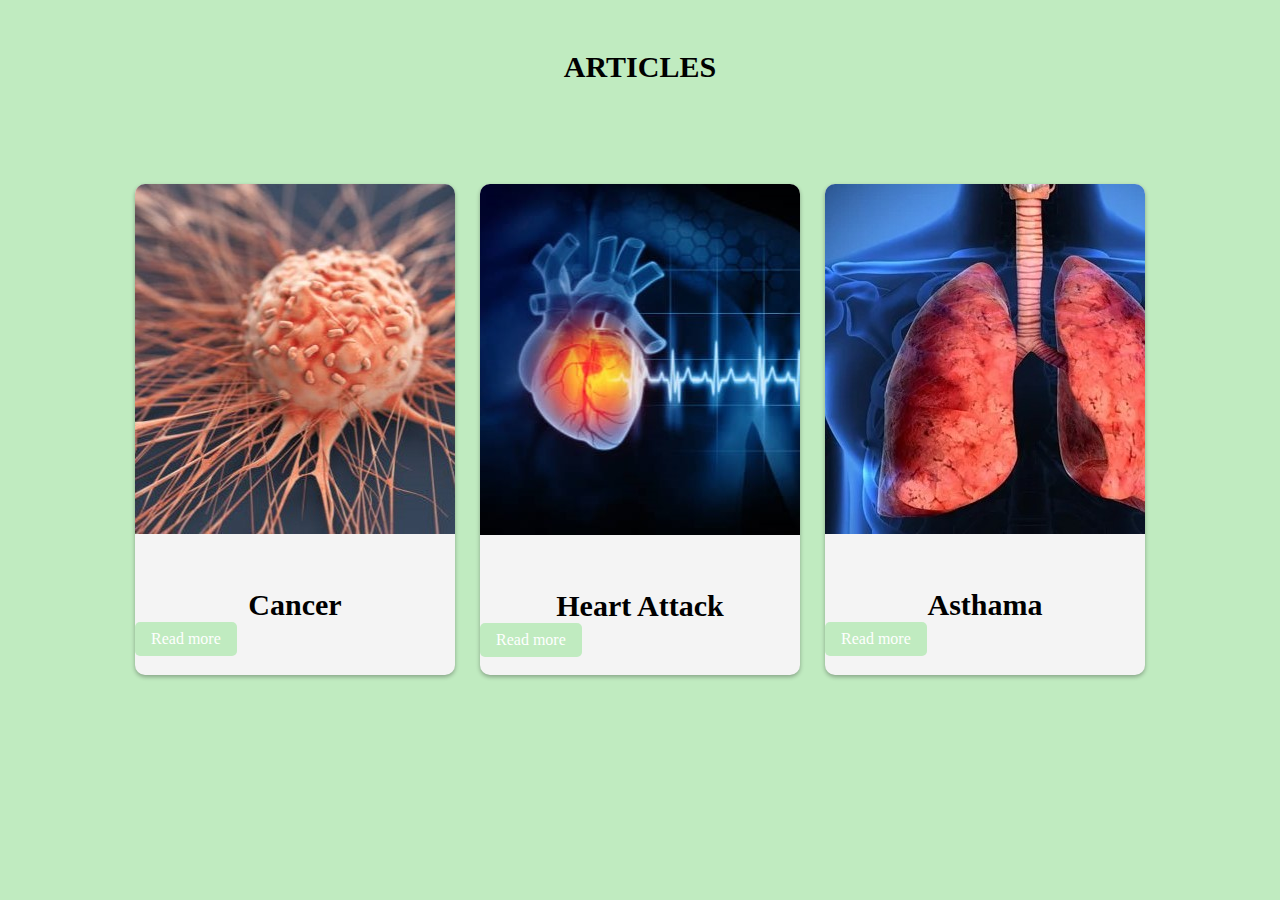
<file: article.html>
<!DOCTYPE html>
<html lang="en">
<head>
    <title>PDF information</title>
    <meta charset="UTF-8">
    <meta name="viewport" content="width=device-width, initial-scale=1.0">
    <link rel="stylesheet" href="article.css">
</head>
<body>
    <h1>ARTICLES</h1>
    <div class="card-container">
        <div class="card">
            <img src="one.jpg">
            <div class="card-content">
                <h1>Cancer</h1>
                <a href="https://www.dovepress.com/aesthetic-treatments-in-cancer-patients-peer-reviewed-fulltext-article-CCID" class="card-button">Read more</a>
                <br><br>
            </div>
        </div>

        <div class="card">
            <img src="two.jpg">
            <div class="card-content">
                <h1>Heart Attack</h1>
                <a href="https://www.medicalnewstoday.com/articles/151444" class="card-button">Read more</a>
                <br><br>
            </div>
        </div>

        <div class="card">
            <img src="three3.jpg">
            <div class="card-content">
                <h1>Asthama</h1>
                <a href="https://www.medicalnewstoday.com/articles/323523" class="card-button">Read more</a>
                <br><br>
            </div>
        </div>
    </div>
</body>
</html>
</file>
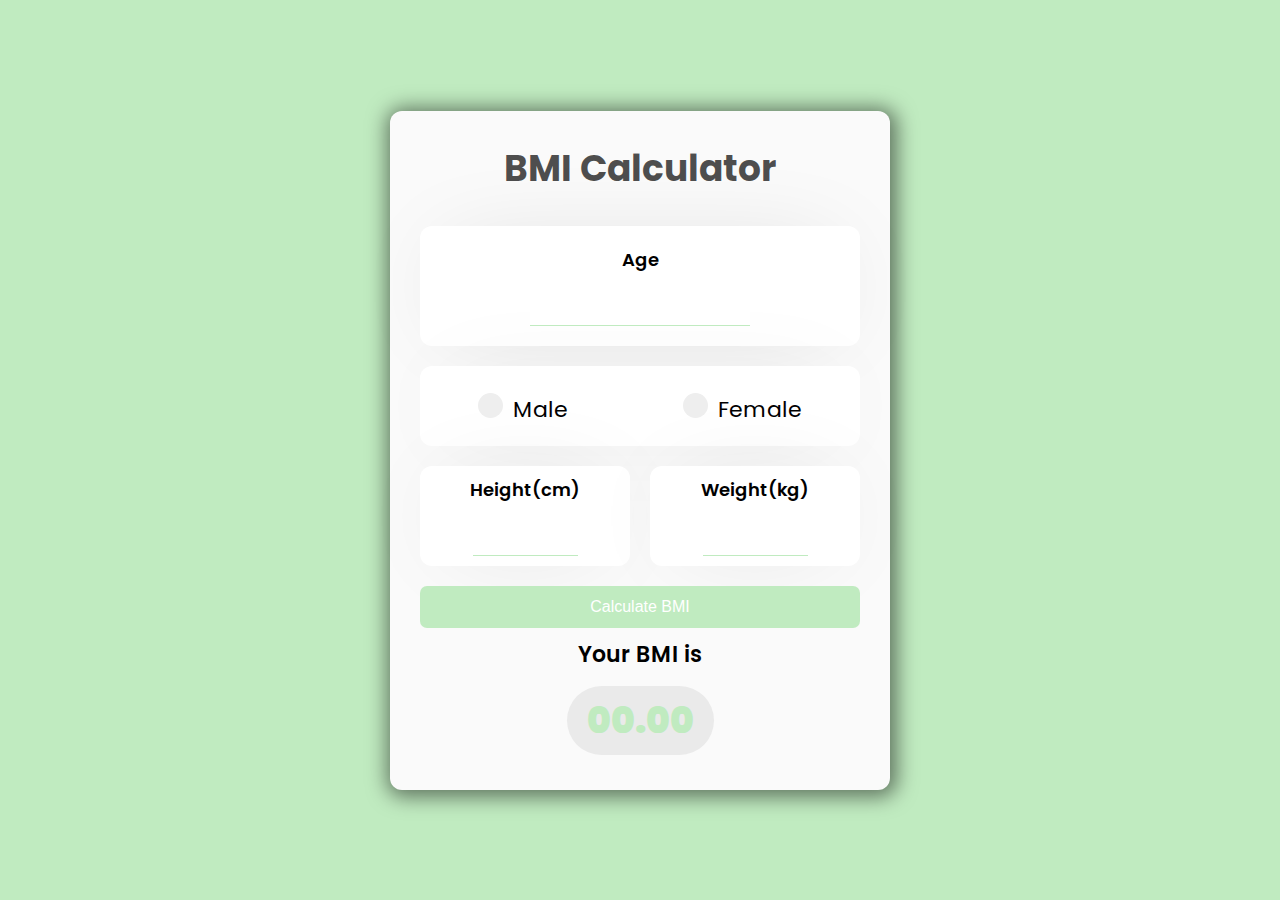
<file: bmi.html>
<!DOCTYPE html>
<html lang="en">
<head>
    <meta charset="UTF-8">
    <meta http-equiv="X-UA-Compatible" content="IE=edge">
    <meta name="viewport" content="width=device-width, initial-scale=1.0">
    <link rel="stylesheet" href="bmi.css">
    <title>BMI Calculator</title>
</head>
<body>
    
    <div class="container">
        <div class="box">
          <h1>BMI Calculator</h1>
          <div class="content">


            <div class="input">
                <label for="height">Age</label>
                <input type="text" class="text-input" id="age" autocomplete="off" required/>
            </div>

            <div class="gender">

                <label class="container">
                    <input type="radio" name="radio" id="m"><p class="text">Male</p>
                    <span class="checkmark"></span>
                  </label>


                <label class="container">
                    <input type="radio" name="radio" id="f" ><p class="text">Female</p>
                      <span class="checkmark"></span>
                    </label>

            </div>

            <div class="containerHW">
            <div class="inputH">
              <label for="height">Height(cm)</label>
              <input type="number" id="height" required>
            </div>

            <div class="inputW">
              <label for="weight">Weight(kg)</label>
              <input type="number" id="weight" required>
            </div>
          </div>

            <button class="calculate" id="submit" onclick="calculate();">Calculate BMI</button>
          </div>
          <div class="result">
            <p>Your BMI is</p>
            <div id="result">00.00</div>
            <p class="comment"></p>
          </div>

        </div>
      </div>


    <div id="myModal" class="modal">

    <div class="modal-content">
      <span class="close">&times;</span>
      <p id="modalText"></p>
    </div></div>



    
<script src="bmi.js"></script>

</body>
</html>
</file>
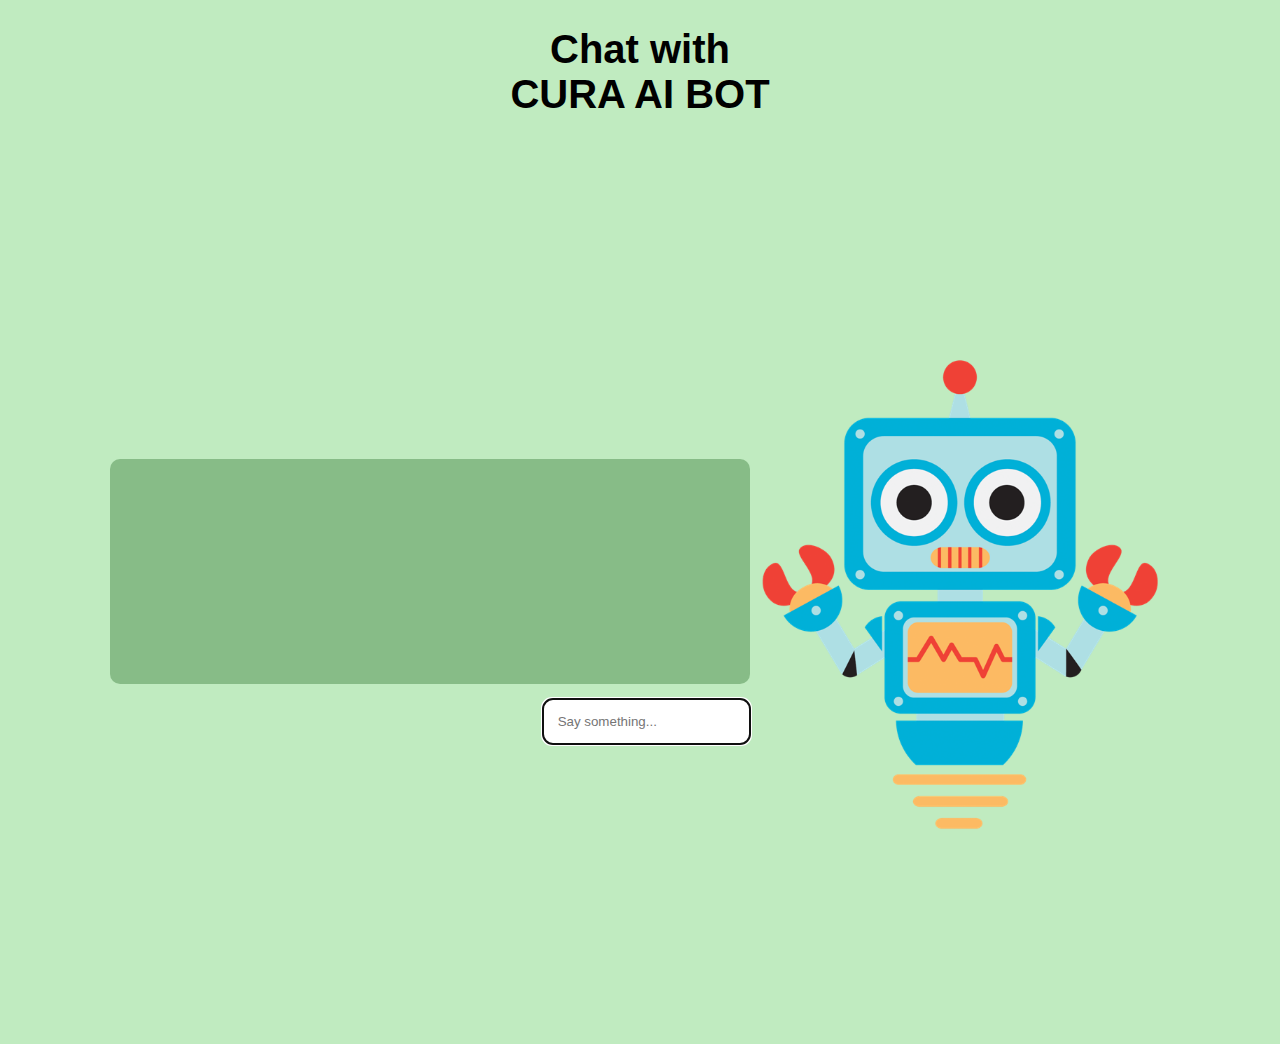
<file: bot.html>
<!DOCTYPE html>
<html>

<head>
	<title>Chatbot</title>
	<link rel="icon" href="bot.png" />
	<link rel="stylesheet" href="bot.css" />
</head>

<body>
	<h1>Chat with <br />
	CURA AI BOT</h1>
	<div id="container" class="container">
		<div id="chat" class="chat">
			<div id="messages" class="messages"></div>
			<input id="input" type="text" placeholder="Say something..." autocomplete="off" autofocus="true" />
		</div>
		<img src="bot.png" alt="Robot cartoon" height="500vh">
	</div>
</body>
<script type="text/javascript" src="bot.js" ></script>
<script type="text/javascript" src="constants.js" ></script>
<script type="text/javascript" src="speech.js" ></script>

</html>
</file>
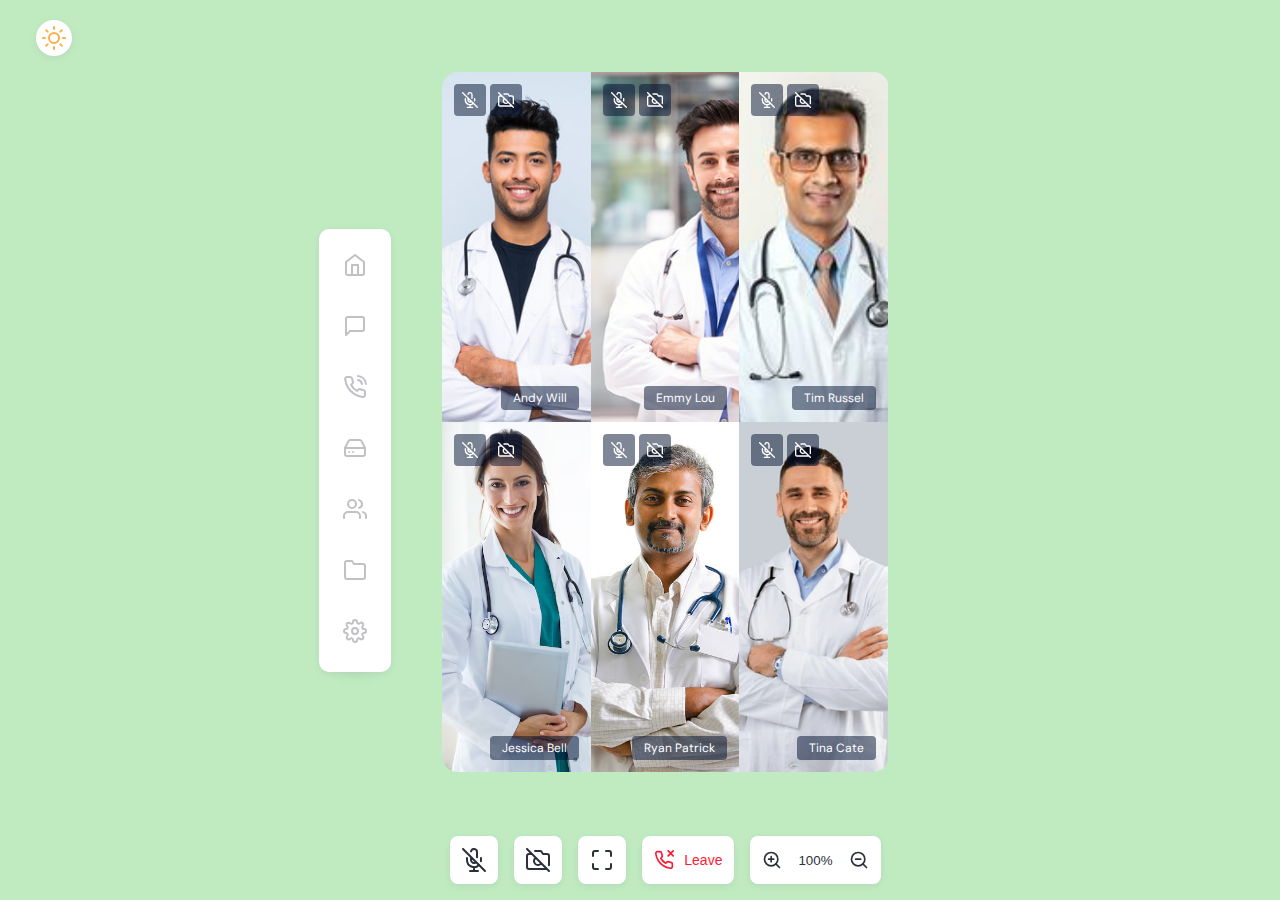
<file: call.html>
<!DOCTYPE html>
<html lang="en">
  <head>
    <meta charset="UTF-8" />
    <meta http-equiv="X-UA-Compatible" content="IE=edge" />
    <meta name="viewport" content="width=device-width, initial-scale=1.0" />
    <title>VideoCall App UI - Navid Dev</title>

    <link
      href="https://fonts.googleapis.com/css?family=DM+Sans:400,500,700&display=swap"
      rel="stylesheet"
    />
    <link rel="stylesheet" href="call.css" />
  </head>
  <body>
    <div class="app-container">
      <video id="vid" autoplay></video>
      <script>

      navigator.mediaDevices.getUserMedia({
        video:true
      })
      .then(stream=>{
        document.getElementById("vid").srcObject = stream;
      })
    </script>
      <button class="mode-switch">
      
        <svg
          class="sun"
          fill="none"
          stroke="#fbb046"
          stroke-linecap="round"
          stroke-linejoin="round"
          stroke-width="2"
          class="feather feather-sun"
          viewBox="0 0 24 24"
        >
          <defs />
          <circle cx="12" cy="12" r="5" />
          <path
            d="M12 1v2M12 21v2M4.22 4.22l1.42 1.42M18.36 18.36l1.42 1.42M1 12h2M21 12h2M4.22 19.78l1.42-1.42M18.36 5.64l1.42-1.42"
          />
        </svg>
        <svg
          class="moon"
          fill="none"
          stroke="#ffffff"
          stroke-linecap="round"
          stroke-linejoin="round"
          stroke-width="2"
          class="feather feather-moon"
          viewBox="0 0 24 24"
        >
          <defs />
          <path d="M21 12.79A9 9 0 1111.21 3 7 7 0 0021 12.79z" />
        </svg>
      </button>
      <div class="left-side">
        <div class="navigation">
          <a href="#" class="nav-link icon">
            <svg
              xmlns="http://www.w3.org/2000/svg"
              fill="none"
              stroke="currentColor"
              stroke-width="2"
              stroke-linecap="round"
              stroke-linejoin="round"
              class="feather feather-home"
              viewBox="0 0 24 24"
            >
              <path d="M3 9l9-7 9 7v11a2 2 0 01-2 2H5a2 2 0 01-2-2z" />
              <path d="M9 22V12h6v10" />
            </svg>
          </a>

          <a href="#" class="nav-link icon">
            <svg
              xmlns="http://www.w3.org/2000/svg"
              width="24"
              height="24"
              viewBox="0 0 24 24"
              fill="none"
              stroke="currentColor"
              stroke-width="2"
              stroke-linecap="round"
              stroke-linejoin="round"
              class="feather feather-message-square"
            >
              <path
                d="M21 15a2 2 0 0 1-2 2H7l-4 4V5a2 2 0 0 1 2-2h14a2 2 0 0 1 2 2z"
              />
            </svg>
          </a>
          <a href="#" class="nav-link icon">
            <svg
              xmlns="http://www.w3.org/2000/svg"
              fill="none"
              stroke="currentColor"
              stroke-width="2"
              stroke-linecap="round"
              stroke-linejoin="round"
              class="feather feather-phone-call"
              viewBox="0 0 24 24"
            >
              <path
                d="M15.05 5A5 5 0 0119 8.95M15.05 1A9 9 0 0123 8.94m-1 7.98v3a2 2 0 01-2.18 2 19.79 19.79 0 01-8.63-3.07 19.5 19.5 0 01-6-6 19.79 19.79 0 01-3.07-8.67A2 2 0 014.11 2h3a2 2 0 012 1.72 12.84 12.84 0 00.7 2.81 2 2 0 01-.45 2.11L8.09 9.91a16 16 0 006 6l1.27-1.27a2 2 0 012.11-.45 12.84 12.84 0 002.81.7A2 2 0 0122 16.92z"
              />
            </svg>
          </a>
          <a href="#" class="nav-link icon">
            <svg
              xmlns="http://www.w3.org/2000/svg"
              width="24"
              height="24"
              viewBox="0 0 24 24"
              fill="none"
              stroke="currentColor"
              stroke-width="2"
              stroke-linecap="round"
              stroke-linejoin="round"
              class="feather feather-hard-drive"
            >
              <line x1="22" y1="12" x2="2" y2="12" />
              <path
                d="M5.45 5.11L2 12v6a2 2 0 0 0 2 2h16a2 2 0 0 0 2-2v-6l-3.45-6.89A2 2 0 0 0 16.76 4H7.24a2 2 0 0 0-1.79 1.11z"
              />
              <line x1="6" y1="16" x2="6.01" y2="16" />
              <line x1="10" y1="16" x2="10.01" y2="16" />
            </svg>
          </a>
          <a href="#" class="nav-link icon">
            <svg
              xmlns="http://www.w3.org/2000/svg"
              width="24"
              height="24"
              viewBox="0 0 24 24"
              fill="none"
              stroke="currentColor"
              stroke-width="2"
              stroke-linecap="round"
              stroke-linejoin="round"
              class="feather feather-users"
            >
              <path d="M17 21v-2a4 4 0 0 0-4-4H5a4 4 0 0 0-4 4v2" />
              <circle cx="9" cy="7" r="4" />
              <path d="M23 21v-2a4 4 0 0 0-3-3.87" />
              <path d="M16 3.13a4 4 0 0 1 0 7.75" />
            </svg>
          </a>
          <a href="#" class="nav-link icon">
            <svg
              xmlns="http://www.w3.org/2000/svg"
              fill="none"
              stroke="currentColor"
              stroke-width="2"
              stroke-linecap="round"
              stroke-linejoin="round"
              class="feather feather-folder"
              viewBox="0 0 24 24"
            >
              <path
                d="M22 19a2 2 0 01-2 2H4a2 2 0 01-2-2V5a2 2 0 012-2h5l2 3h9a2 2 0 012 2z"
              />
            </svg>
          </a>
          <a href="#" class="nav-link icon">
            <svg
              xmlns="http://www.w3.org/2000/svg"
              fill="none"
              stroke="currentColor"
              stroke-width="2"
              stroke-linecap="round"
              stroke-linejoin="round"
              class="feather feather-settings"
              viewBox="0 0 24 24"
            >
              <circle cx="12" cy="12" r="3" />
              <path
                d="M19.4 15a1.65 1.65 0 00.33 1.82l.06.06a2 2 0 010 2.83 2 2 0 01-2.83 0l-.06-.06a1.65 1.65 0 00-1.82-.33 1.65 1.65 0 00-1 1.51V21a2 2 0 01-2 2 2 2 0 01-2-2v-.09A1.65 1.65 0 009 19.4a1.65 1.65 0 00-1.82.33l-.06.06a2 2 0 01-2.83 0 2 2 0 010-2.83l.06-.06a1.65 1.65 0 00.33-1.82 1.65 1.65 0 00-1.51-1H3a2 2 0 01-2-2 2 2 0 012-2h.09A1.65 1.65 0 004.6 9a1.65 1.65 0 00-.33-1.82l-.06-.06a2 2 0 010-2.83 2 2 0 012.83 0l.06.06a1.65 1.65 0 001.82.33H9a1.65 1.65 0 001-1.51V3a2 2 0 012-2 2 2 0 012 2v.09a1.65 1.65 0 001 1.51 1.65 1.65 0 001.82-.33l.06-.06a2 2 0 012.83 0 2 2 0 010 2.83l-.06.06a1.65 1.65 0 00-.33 1.82V9a1.65 1.65 0 001.51 1H21a2 2 0 012 2 2 2 0 01-2 2h-.09a1.65 1.65 0 00-1.51 1z"
              />
            </svg>
          </a>
        </div>
      </div>
      <div class="app-main">
        <div class="video-call-wrapper">
          <div class="video-participant">
            <div class="participant-action">
              <button class="btn-mute"></button>
              <button class="btn-camera"></button>
            </div>
            <a href="#" class="name-tag">Andy Will</a>
            <img
              src="41.jpg"
              alt="participant"
            />
          </div>
          <div class="video-participant">
            <div class="participant-action">
              <button class="btn-mute"></button>
              <button class="btn-camera"></button>
            </div>
            <a href="#" class="name-tag">Emmy Lou</a>
            <img
              src="42.jpg"
              alt="participant"
            />
          </div>
          <div class="video-participant">
            <div class="participant-action">
              <button class="btn-mute"></button>
              <button class="btn-camera"></button>
            </div>
            <a href="#" class="name-tag">Tim Russel</a>
            <img
              src="43.jpg"
              alt="participant"
            />
          </div>
          <div class="video-participant">
            <div class="participant-action">
              <button class="btn-mute"></button>
              <button class="btn-camera"></button>
            </div>
            <a href="#" class="name-tag">Jessica Bell</a>
            <img
              src="44.jpg.avif"
              alt="participant"
            />
          </div>
          <div class="video-participant">
            <div class="participant-action">
              <button class="btn-mute"></button>
              <button class="btn-camera"></button>
            </div>
            <a href="#" class="name-tag">Ryan Patrick</a>
            <img
              src="45.jpg"
              alt="participant"
            />
          </div>
          <div class="video-participant">
            <div class="participant-action">
              <button class="btn-mute"></button>
              <button class="btn-camera"></button>
            </div>
            <a href="#" class="name-tag">Tina Cate</a>
            <img
              src="46.jpg.webp"
              alt="participant"
            />
          </div>
        </div>

        <div class="video-call-actions">
          <button class="video-action-button mic"></button>
          <button class="video-action-button camera"></button>
          <button class="video-action-button maximize"></button>
          <button class="video-action-button endcall">Leave</button>
          <button class="video-action-button magnifier">
            <svg
              xmlns="http://www.w3.org/2000/svg"
              fill="none"
              stroke="currentColor"
              stroke-width="2"
              stroke-linecap="round"
              stroke-linejoin="round"
              class="feather feather-zoom-in"
              viewBox="0 0 24 24"
            >
              <circle cx="11" cy="11" r="8" />
              <path d="M21 21l-4.35-4.35M11 8v6M8 11h6" />
            </svg>

            <span>100%</span>
            <svg
              xmlns="http://www.w3.org/2000/svg"
              width="24"
              height="24"
              viewBox="0 0 24 24"
              fill="none"
              stroke="currentColor"
              stroke-width="2"
              stroke-linecap="round"
              stroke-linejoin="round"
              class="feather feather-zoom-out"
            >
              <circle cx="11" cy="11" r="8" />
              <line x1="21" y1="21" x2="16.65" y2="16.65" />
              <line x1="8" y1="11" x2="14" y2="11" />
            </svg>
          </button>
        </div>
      </div>

      <div class="right-side">
        <button class="btn-close-right">
          <svg
            xmlns="http://www.w3.org/2000/svg"
            width="24"
            height="24"
            fill="none"
            stroke="currentColor"
            stroke-linecap="round"
            stroke-linejoin="round"
            stroke-width="2"
            class="feather feather-x-circle"
            viewBox="0 0 24 24"
          >
            <defs></defs>
            <circle cx="12" cy="12" r="10"></circle>
            <path d="M15 9l-6 6M9 9l6 6"></path>
          </svg>
        
      
          <path
            d="M21 11.5a8.38 8.38 0 0 1-.9 3.8 8.5 8.5 0 0 1-7.6 4.7 8.38 8.38 0 0 1-3.8-.9L3 21l1.9-5.7a8.38 8.38 0 0 1-.9-3.8 8.5 8.5 0 0 1 4.7-7.6 8.38 8.38 0 0 1 3.8-.9h.5a8.48 8.48 0 0 1 8 8v.5z"
          />
        </svg>
      </button>
    </div>
    <script src="call.js"></script>
  </body>
</html>
</file>
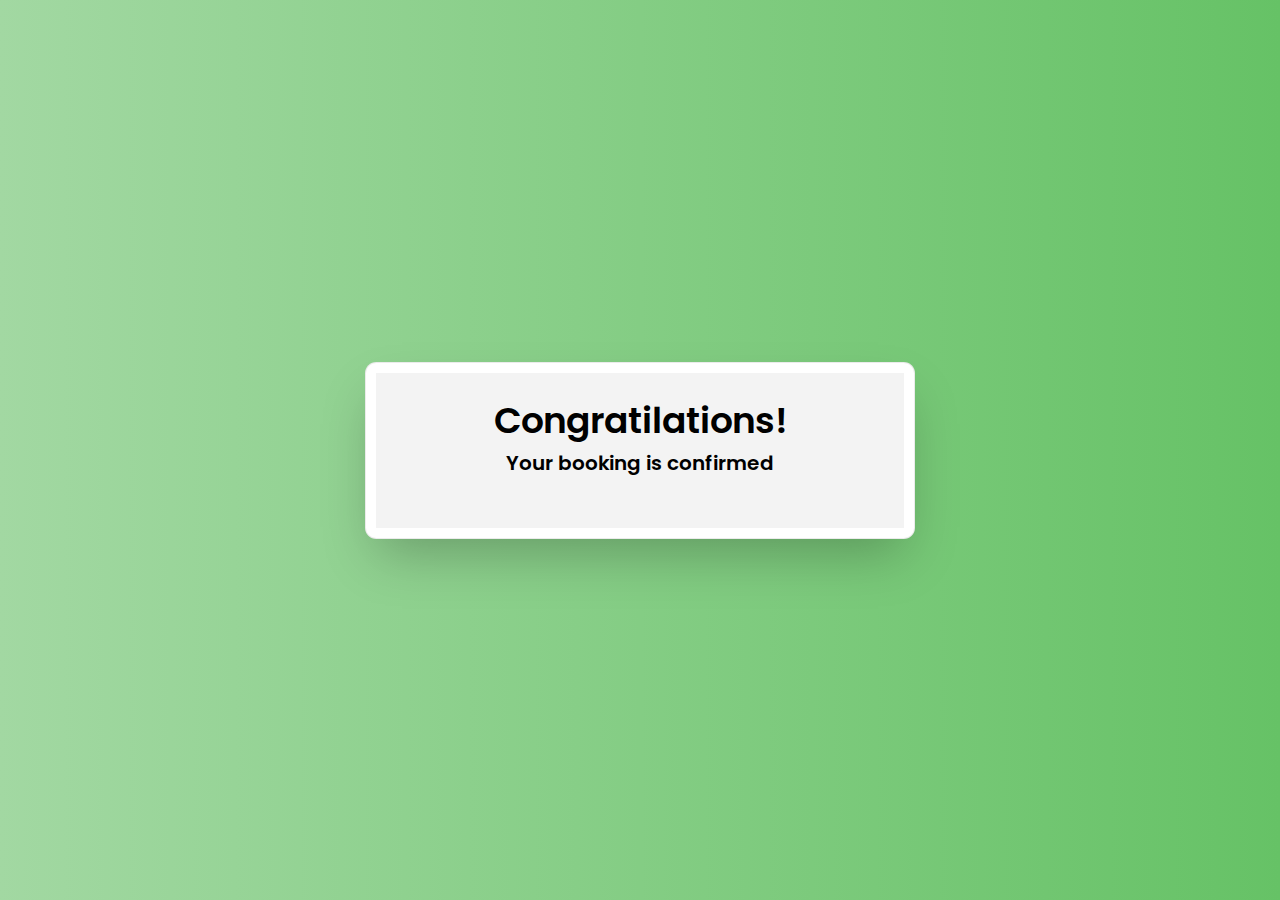
<file: congo.html>
<!DOCTYPE html>
<html lang="en">
  <head>
    <meta charset="UTF-8" />
    <meta name="viewport" content="width=device-width, initial-scale=1.0" />
    <title>Booking confirmed</title>
    <link
      href="https://fonts.googleapis.com/icon?family=Material+Icons|Material+Icons+Outlined|Material+Icons+Round|Material+Icons+Sharp|Material+Icons+Two+Tone"
      rel="stylesheet"
    />
    <link rel="preconnect" href="https://fonts.googleapis.com" />
    <link rel="preconnect" href="https://fonts.gstatic.com" crossorigin />
    <link
      href="https://fonts.googleapis.com/css2?family=Poppins:wght@100;200;300;400;500;600;700;800;900&display=swap"
      rel="stylesheet"
    />
    <style>
      body {
        width: 100%;
        height: 100vh;
        margin: 0;
        padding: 0;
      }
      .center {
        width: 100%;
        height: 100%;
        display: flex;
        align-items: center;
        justify-content: center;
        background: linear-gradient(
          to right,
          rgb(162, 216, 162),
          rgb(102, 194, 102)
        );
      }
      .tickets {
        width: 550px;
        height: fit-content;
        border: 0.4mm solid rgba(0, 0, 0, 0.08);
        border-radius: 3mm;
        box-sizing: border-box;
        padding: 10px;
        font-family: poppins;
        max-height: 96vh;
        overflow: auto;
        background: white;
        box-shadow: 0px 25px 50px -12px rgba(0, 0, 0, 0.25);
      }
      .ticket-selector {
        background: rgb(243, 243, 243);
        display: flex;
        align-items: center;
        justify-content: space-between;
        flex-direction: column;
        box-sizing: border-box;
        padding: 20px;
      }
      .head {
        font-size: 60px;
        width: 100%;
        display: -moz-inline-stack;
        align-items: center;
        justify-content: center;
        margin-bottom: 30px;
      }
      .title {
        font-size: 36px;
        font-weight: 600;
        align-self: center;
        align-items: center;
        align-content: center;
        text-align: center;
      }
      .textt{
        font-size: 20px;
        font-weight: 600;
        text-align: center;
      }
      .seats {
        width: 100%;
        display: flex;
        align-items: center;
        justify-content: center;
        flex-direction: column;
        min-height: 150px;
        position: relative;
      }
      .status {
        width: 100%;
        display: flex;
        align-items: center;
        justify-content: space-evenly;
      }
      
      .item {
        font-size: 12px;
        position: relative;
      }
      .item::before {
        content: "";
        position: absolute;
        top: 50%;
        left: -12px;
        transform: translate(0, -50%);
        width: 10px;
        height: 10px;
        background: rgb(255, 255, 255);
        outline: 0.2mm solid rgb(120, 120, 120);
        border-radius: 0.3mm;
      }
      .item:nth-child(2)::before {
        background: rgb(180, 180, 180);
        outline: none;
      }
      .item:nth-child(3)::before {
        background: rgb(28, 185, 120);
        outline: none;
      }
      .all-seats {
        display: grid;
        grid-template-columns: repeat(10, 1fr);
        grid-gap: 15px;
        margin: 60px 0;
        margin-top: 20px;
        position: relative;
      }
      .seat {
        width: 20px;
        height: 20px;
        background: white;
        border-radius: 0.5mm;
        outline: 0.3mm solid rgb(180, 180, 180);
        cursor: pointer;
      }
      .all-seats input:checked + label {
        background: rgb(28, 185, 120);
        outline: none;
      }
      .seat.booked {
        background: rgb(180, 180, 180);
        outline: none;
      }
      input {
        display: none;
      }
      .timings {
        width: 100%;
        display: flex;
        flex-direction: column;
        align-items: center;
        justify-content: center;
        margin-top: 30px;
      }
      .dates {
        width: 100%;
        display: flex;
        align-items: center;
        justify-content: space-between;
      }
      .dates-item {
        width: 50px;
        height: 40px;
        background: rgb(233, 233, 233);
        text-align: center;
        display: flex;
        align-items: center;
        justify-content: center;
        flex-direction: column;
        padding: 10px 0;
        border-radius: 2mm;
        cursor: pointer;
      }
      .day {
        font-size: 12px;
      }
      .times {
        width: 100%;
        display: flex;
        align-items: center;
        justify-content: space-between;
        margin-top: 10px;
      }
      .time {
        font-size: 14px;
        width: fit-content;
        padding: 7px 14px;
        background: rgb(233, 233, 233);
        border-radius: 2mm;
        cursor: pointer;
      }
      .timings input:checked + label {
        background: rgb(28, 185, 120);
        color: white;
      }
      .price {
        width: 100%;
        box-sizing: border-box;
        padding: 10px 20px;
        display: flex;
        align-items: center;
        justify-content: space-between;
      }
      .total {
        display: flex;
        flex-direction: column;
        align-items: flex-start;
        justify-content: center;
        font-size: 16px;
        font-weight: 500;
      }
      .total span {
        font-size: 11px;
        font-weight: 400;
      }
      .price button {
        background: rgb(60, 60, 60);
        color: white;
        font-family: poppins;
        font-size: 14px;
        padding: 7px 14px;
        border-radius: 2mm;
        outline: none;
        border: none;
        cursor: pointer;
      }
    </style>
  </head>
  <body>
    <div class="center">
      <div class="tickets">
        <div class="ticket-selector">
          <div class="head">
            <div class="title">Congratilations!</div>
            <div class="textt">Your booking is confirmed</div>
          
  </body>
</html>
</file>
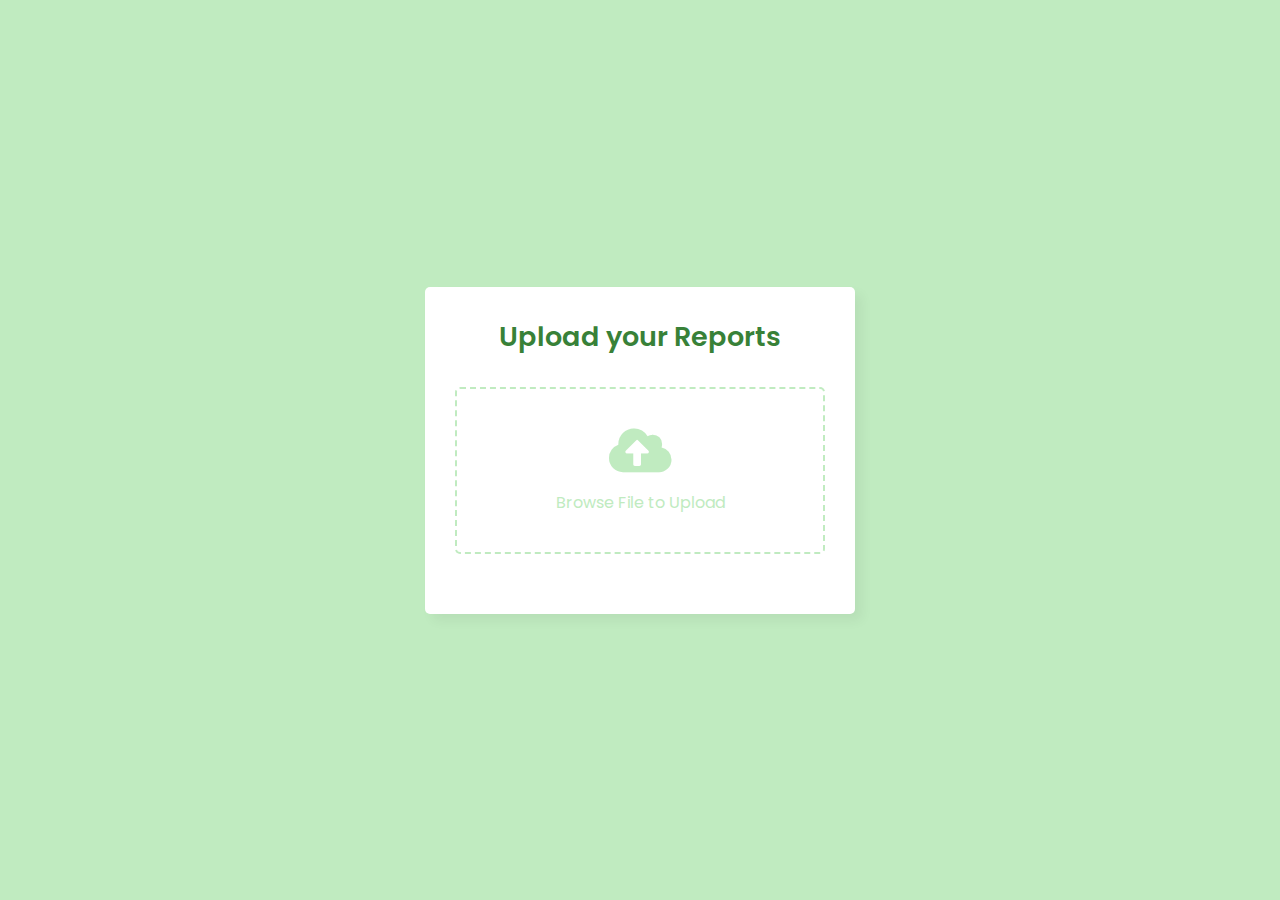
<file: file.html>
<!DOCTYPE html>
<html lang="en">
<head>
  <meta charset="UTF-8">
  <meta name="viewport" content="width=device-width, initial-scale=1.0">
  <title>File Upload JavaScript with Progress Ba | CodingNepal</title>
  <link rel="stylesheet" href="file.css">
  <link rel="stylesheet" href="https://cdnjs.cloudflare.com/ajax/libs/font-awesome/5.15.3/css/all.min.css"/>
</head>
<body>
  <div class="wrapper">
    <header>Upload your Reports</header>
    <form action="#">
      <input class="file-input" type="file" name="file" hidden>
      <i class="fas fa-cloud-upload-alt"></i>
      <p>Browse File to Upload</p>
    </form>
    <section class="progress-area"></section>
    <section class="uploaded-area"></section>
  </div>
  <script src="file.js"></script>
</body>
</html>
</file>
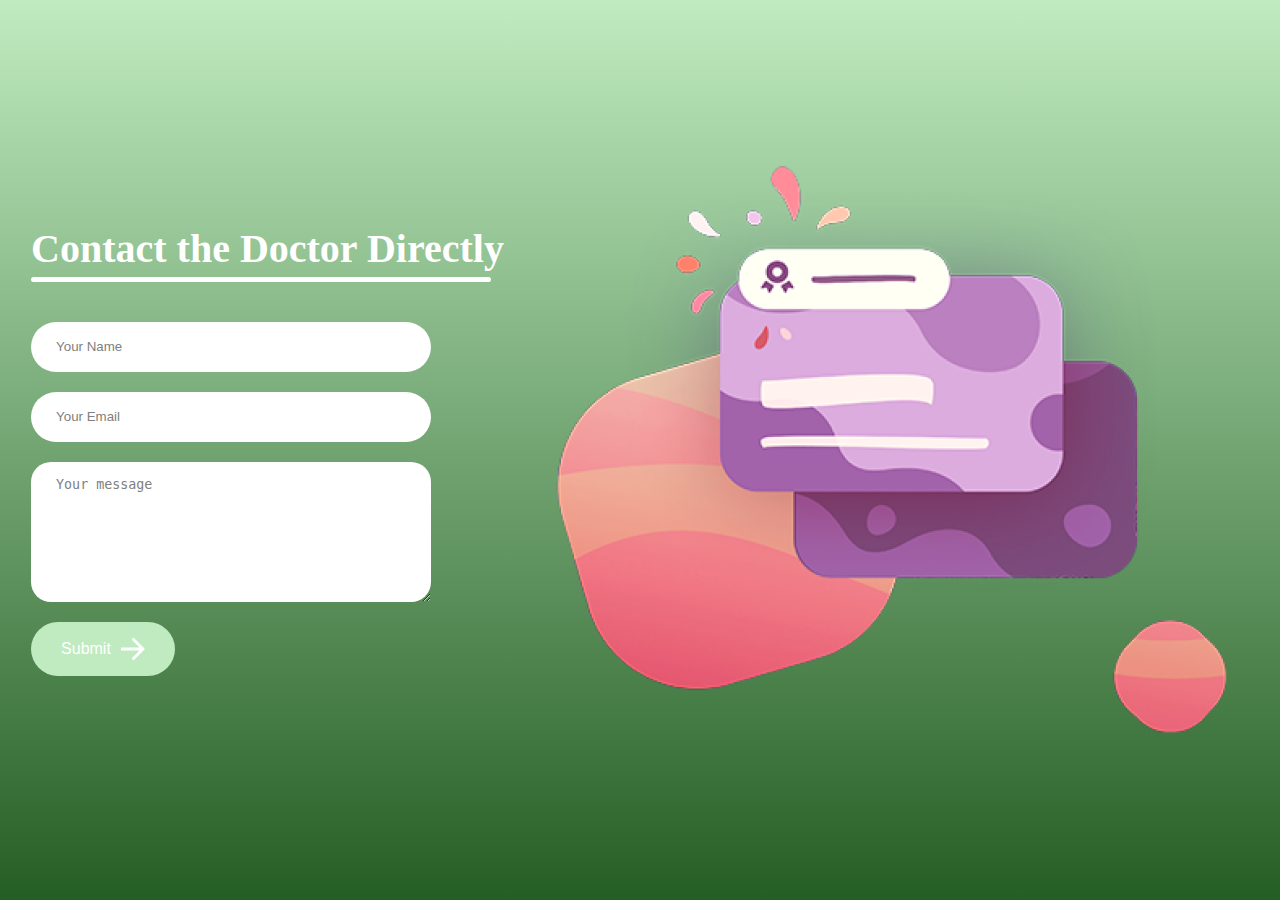
<file: mail.html>
<html lang="en">
<head>
    <meta charset="UTF-8">
    <meta name="viewport" content="width=device-width, initial-scale=1.0">
    <title>Contact Form</title>
    <link rel="stylesheet" href="mail.css">
</head>
<body>
    <div class="contact-container">
        <form action="https://api.web3forms.com/submit" method="POST" class="contact-left">
            <div class="contact-left-title">
                <h2>Contact the Doctor Directly</h2>
                <hr>
            </div>
            <input type="hidden" name="access_key" value="6de654ba-126e-4915-b080-3b86f0150cc8">
            <input type="text" name="name" placeholder="Your Name" class="contact-inputs" required>
            <input type="email" name="email" placeholder="Your Email" class="contact-inputs" required>
            <textarea name="message" placeholder="Your message" class="contact-inputs" required></textarea>
            <button type="submit">Submit <img src="arrow_icon.png" alt=""></button>
        </form>
        <div class="contact-right">
            <img src="right_img.png" alt="">

        </div>
    </div>
</body>
</html>
</file>
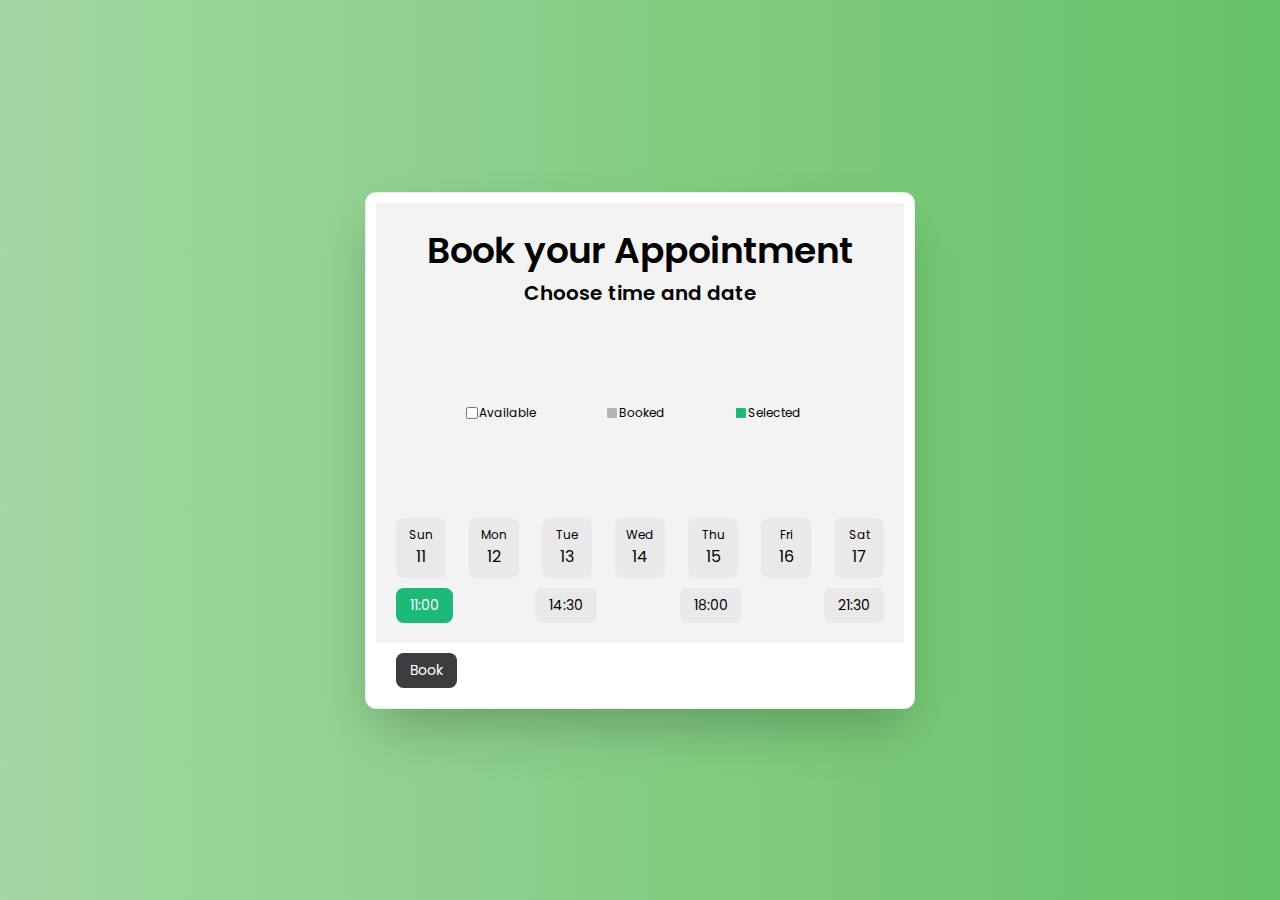
<file: ticket-booking-style.html>
<!DOCTYPE html>
<html lang="en">
  <head>
    <meta charset="UTF-8" />
    <meta name="viewport" content="width=device-width, initial-scale=1.0" />
    <title>Ticket Booking</title>
    <link
      href="https://fonts.googleapis.com/icon?family=Material+Icons|Material+Icons+Outlined|Material+Icons+Round|Material+Icons+Sharp|Material+Icons+Two+Tone"
      rel="stylesheet"
    />
    <link rel="preconnect" href="https://fonts.googleapis.com" />
    <link rel="preconnect" href="https://fonts.gstatic.com" crossorigin />
    <link
      href="https://fonts.googleapis.com/css2?family=Poppins:wght@100;200;300;400;500;600;700;800;900&display=swap"
      rel="stylesheet"
    />
    <style>
      body {
        width: 100%;
        height: 100vh;
        margin: 0;
        padding: 0;
      }
      .center {
        width: 100%;
        height: 100%;
        display: flex;
        align-items: center;
        justify-content: center;
        background: linear-gradient(
          to right,
          rgb(162, 216, 162),
          rgb(102, 194, 102)
        );
      }
      .tickets {
        width: 550px;
        height: fit-content;
        border: 0.4mm solid rgba(0, 0, 0, 0.08);
        border-radius: 3mm;
        box-sizing: border-box;
        padding: 10px;
        font-family: poppins;
        max-height: 96vh;
        overflow: auto;
        background: white;
        box-shadow: 0px 25px 50px -12px rgba(0, 0, 0, 0.25);
      }
      .ticket-selector {
        background: rgb(243, 243, 243);
        display: flex;
        align-items: center;
        justify-content: space-between;
        flex-direction: column;
        box-sizing: border-box;
        padding: 20px;
      }
      .head {
        font-size: 60px;
        width: 100%;
        display: -moz-inline-stack;
        align-items: center;
        justify-content: center;
        margin-bottom: 30px;
      }
      .title {
        font-size: 36px;
        font-weight: 600;
        align-self: center;
        align-items: center;
        align-content: center;
        text-align: center;
      }
      .textt{
        font-size: 20px;
        font-weight: 600;
        text-align: center;
      }
      .seats {
        width: 100%;
        display: flex;
        align-items: center;
        justify-content: center;
        flex-direction: column;
        min-height: 150px;
        position: relative;
      }
      .status {
        width: 100%;
        display: flex;
        align-items: center;
        justify-content: space-evenly;
      }
      
      .item {
        font-size: 12px;
        position: relative;
      }
      .item::before {
        content: "";
        position: absolute;
        top: 50%;
        left: -12px;
        transform: translate(0, -50%);
        width: 10px;
        height: 10px;
        background: rgb(255, 255, 255);
        outline: 0.2mm solid rgb(120, 120, 120);
        border-radius: 0.3mm;
      }
      .item:nth-child(2)::before {
        background: rgb(180, 180, 180);
        outline: none;
      }
      .item:nth-child(3)::before {
        background: rgb(28, 185, 120);
        outline: none;
      }
      .all-seats {
        display: grid;
        grid-template-columns: repeat(10, 1fr);
        grid-gap: 15px;
        margin: 60px 0;
        margin-top: 20px;
        position: relative;
      }
      .seat {
        width: 20px;
        height: 20px;
        background: white;
        border-radius: 0.5mm;
        outline: 0.3mm solid rgb(180, 180, 180);
        cursor: pointer;
      }
      .all-seats input:checked + label {
        background: rgb(28, 185, 120);
        outline: none;
      }
      .seat.booked {
        background: rgb(180, 180, 180);
        outline: none;
      }
      input {
        display: none;
      }
      .timings {
        width: 100%;
        display: flex;
        flex-direction: column;
        align-items: center;
        justify-content: center;
        margin-top: 30px;
      }
      .dates {
        width: 100%;
        display: flex;
        align-items: center;
        justify-content: space-between;
      }
      .dates-item {
        width: 50px;
        height: 40px;
        background: rgb(233, 233, 233);
        text-align: center;
        display: flex;
        align-items: center;
        justify-content: center;
        flex-direction: column;
        padding: 10px 0;
        border-radius: 2mm;
        cursor: pointer;
      }
      .day {
        font-size: 12px;
      }
      .times {
        width: 100%;
        display: flex;
        align-items: center;
        justify-content: space-between;
        margin-top: 10px;
      }
      .time {
        font-size: 14px;
        width: fit-content;
        padding: 7px 14px;
        background: rgb(233, 233, 233);
        border-radius: 2mm;
        cursor: pointer;
      }
      .timings input:checked + label {
        background: rgb(28, 185, 120);
        color: white;
      }
      .price {
        width: 100%;
        box-sizing: border-box;
        padding: 10px 20px;
        display: flex;
        align-items: center;
        justify-content: space-between;
      }
      .total {
        display: flex;
        flex-direction: column;
        align-items: flex-start;
        justify-content: center;
        font-size: 16px;
        font-weight: 500;
      }
      .total span {
        font-size: 11px;
        font-weight: 400;
      }
      .price button {
        background: rgb(60, 60, 60);
        color: white;
        font-family: poppins;
        font-size: 14px;
        padding: 7px 14px;
        border-radius: 2mm;
        outline: none;
        border: none;
        cursor: pointer;
      }
    </style>
  </head>
  <body>
    <div class="center">
      <div class="tickets">
        <div class="ticket-selector">
          <div class="head">
            <div class="title">Book your Appointment</div>
            <div class="textt">Choose time and date</div>
          </div>
          <div class="seats">
            <div class="status">
              <div class="item">Available</div>
              <div class="item">Booked</div>
              <div class="item">Selected</div>
            </div>
      
          </div>
          <div class="timings">
            <div class="dates">
          
              <label for="d1" class="dates-item">
                <div class="day">Sun</div>
                <div class="date">11</div>
              </label>
              <input type="radio" id="d2" name="date" />
              <label class="dates-item" for="d2">
                <div class="day">Mon</div>
                <div class="date">12</div>
              </label>
              <input type="radio" id="d3" name="date" />
              <label class="dates-item" for="d3">
                <div class="day">Tue</div>
                <div class="date">13</div>
              </label>
              <input type="radio" id="d4" name="date" />
              <label class="dates-item" for="d4">
                <div class="day">Wed</div>
                <div class="date">14</div>
              </label>
              <input type="radio" id="d5" name="date" />
              <label class="dates-item" for="d5">
                <div class="day">Thu</div>
                <div class="date">15</div>
              </label>
              <input type="radio" id="d6" name="date" />
              <label class="dates-item" for="d6">
                <div class="day">Fri</div>
                <div class="date">16</div>
              </label>
              <input type="radio" id="d7" name="date" />
              <label class="dates-item" for="d7">
                <div class="day">Sat</div>
                <div class="date">17</div>
              </label>
            </div>
            <div class="times">
              <input type="radio" name="time" id="t1" checked />
              <label for="t1" class="time">11:00</label>
              <input type="radio" id="t2" name="time" />
              <label for="t2" class="time"> 14:30 </label>
              <input type="radio" id="t3" name="time" />
              <label for="t3" class="time"> 18:00 </label>
              <input type="radio" id="t4" name="time" />
              <label for="t4" class="time"> 21:30 </label>
            </div>
          </div>
        </div>
        <div class="price">
            <a href="congo.html"><button type="button">Book</button></a>
          </div>
          
      </div>
    </div>
    <script>
      let seats = document.querySelector(".all-seats");
      for (var i = 0; i < 59; i++) {
        let randint = Math.floor(Math.random() * 2);
        let booked = randint === 1 ? "booked" : "";
        seats.insertAdjacentHTML(
          "beforeend",
          '<input type="checkbox" name="tickets" id="s' +
            (i + 2) +
            '" /><label for="s' +
            (i + 2) +
            '" class="seat ' +
            booked +
            '"></label>'
        );
      }

      let tickets = seats.querySelectorAll("input");
      tickets.forEach((ticket) => {
        ticket.addEventListener("change", () => {
          let amount = document.querySelector(".amount").innerHTML;
          let count = document.querySelector(".count").innerHTML;
          amount = Number(amount);
          count = Number(count);

          if (ticket.checked) {
            count += 1;
            amount += 200;
          } else {
            count -= 1;
            amount -= 200;
          }
          document.querySelector(".amount").innerHTML = amount;
          document.querySelector(".count").innerHTML = count;
        });
      });
    </script>
  </body>
</html>
</file>
<file: article.css>
*{
    margin: 0px;
    padding: 0px;
    box-sizing: border-box;
    font-family:sansserif;
}
body{
    background-color: #c0ebc0;
}
h1{
    margin-top: 50px;
    font-size: 30px;
    text-align: center;
}
.card-container{
    display: flex;
    justify-content: center;
    flex-wrap: wrap;
    gap:25px;
    margin-top: 100px;
}
.card{
    width:320px;
    background-color: #f4f4f4;
    border-radius: 10px;
    box-shadow: 0px 2px 4px rgba(0,0,0,0.3);
    overflow:hidden;
    transition:transform 0.6s ease;
}
.card:hover{
    transform: translateY(-20px);
}
.card imhg{
    width:100%;
    height: auto;
    object-fit: cover;
}
.card content{
    padding:20px;
}
.card content h1{
    font-size:20px;
    margin-bottom: 10px;
}
.card content p{
    font-size: 15px;
    color:#666;
    margin-bottom: 20px;
}
.card-button{
    display: inline-block;
    background-color: #c0ebc0;
    color:#fff;
    text-decoration:none;
    border-radius: 5px;
    padding :8px 16px;
}
</file>
<file: bmi.css>
@import url('https://fonts.googleapis.com/css2?family=Poppins:wght@400;500;600;700&display=swap');
    *{
    margin: 0;
    padding: 0;
    box-sizing: border-box;
    font-family: 'Poppins', sans-serif;
    }
    
    body{
    display: flex;
    align-items: center;
    justify-content: center;
    min-height: 100vh;
    background: #c0ebc0;
    }

  .box {
    width: 500px;
    background: #fafafa;
    border-radius: 12px;
    text-align: center;
    box-shadow: 2px 2px 20px 5px rgba(0,0,0,0.5);

  }


  h1 {
    color: rgb(0, 0, 0, 0.7);
    font-weight: bold;
    font-size: 36px;
    padding: 30px 0;
    
  }


    
    .content {
        padding: 0 30px;
        
    }
    
    .input {
        background: #fff;
        box-shadow: 0px 0px 95px -30px rgba(0, 0, 0, 0.15);
        border-radius: 12px;
        padding: 20px 0;
        margin-bottom: 20px;
    }

    
    .input label {
        display: block;
        font-size: 18px;
        font-weight: 600;
        color: #000;
        margin-bottom: 20px;
    }
    .input input {
        outline: none;
        border: none;
        border-bottom: 1px solid #c0ebc0;
        width: 50%;
        text-align: center;
        font-size: 28px;
        font-family: "Nunito", sans-serif;
    }


    
    .inputW {
        background: #fff;
        box-shadow: 0px 0px 95px -30px rgba(0, 0, 0, 0.15);
        border-radius: 12px;
        padding: 10px 0;
        margin-bottom: 20px;
    }


    .inputW label {
        display: block;
        font-size: 18px;
        font-weight: 600;
        color: #000;
        margin-bottom: 20px;
    }
   .inputW input {
        outline: none;
        border: none;
        border-bottom: 1px solid #c0ebc0;
        width: 50%;
        text-align: center;
        font-size: 28px;
        font-family: "Nunito", sans-serif;
    }

    .inputH {
        background: #fff;
        box-shadow: 0px 0px 95px -30px rgba(0, 0, 0, 0.15);
        border-radius: 12px;
        padding: 10px 0;
        margin-bottom: 20px;
        margin-right: 20px;
    }


    .inputH label {
        display: block;
        font-size: 18px;
        font-weight: 600;
        color: #000;
        margin-bottom: 20px;
    }
   .inputH input {
        outline: none;
        border: none;
        border-bottom: 1px solid #c0ebc0;
        width: 50%;
        text-align: center;
        font-size: 28px;
        font-family: "Nunito", sans-serif;
    }

  
button.calculate {
    cursor: pointer;
    font-family: "Nunito", sans-serif;
    color: #fff;
    background: #c0ebc0;
    font-size: 16px;
    border-radius: 7px;
    padding: 12px 0;
    width: 100%;
    outline: none;
    border: none;
    transition: all 0.5s;
  }
  button.calculate:hover {
    background: #c0ebc0;
  }

  
  
.result {
    padding: 10px 20px;
  }
  .result p {
    font-weight: 600;
    font-size: 22px;
    color: #000;
    margin-bottom: 15px;
  }
  .result #result {
    font-size: 36px;
    font-weight: 900;
    color: #c0ebc0;
    background-color: #eaeaea;
    display: inline-block;
    padding: 7px 20px;
    border-radius: 55px;
    margin-bottom: 25px;
  }
  #comment {
    color: #c0ebc0;
    font-weight: 800;
  }

.comment {
    display: none;
    border: dashed 1px;
    border-radius: 7px;
    padding: 5px;
}

.footer {
    display: flex;
    justify-content: start;
    align-items: center;
    padding: 10px 15px
}

.footer-text {
    text-decoration: none;
    color: rgba(40, 40, 40, 0.8);
    font-family: 'Poppins', sans-serif;
    font-weight: 200;
    font-size: 14px;
    transition: all 0.5;
}

.footer-text:hover {
    color: rgba(40, 40, 40, 1);
}

.gender {
    display: flex;
    justify-content: space-around;
    align-items: center;
    align-content: center;
    background: #fff;
    box-shadow: 0px 0px 95px -30px rgba(0, 0, 0, 0.15);
    border-radius: 12px;
    padding: 20px 0;
    margin-bottom: 20px;
}


.gender .container {
    display: block;
    position: relative;
    padding-left: 35px;

    margin-top: 7px;
    cursor: pointer;
    font-size: 22px;
    -webkit-user-select: none;
    -moz-user-select: none;
    -ms-user-select: none;
    user-select: none;
  }
  
  .gender .container input {
    position: absolute;
    opacity: 0;
    cursor: pointer;
  }
  
  .checkmark {
    position: absolute;
    top: 0;
    left: 0;
    height: 25px;
    width: 25px;
    background-color: #eee;
    border-radius: 50%;
  }
  
  .gender .container:hover input ~ .checkmark {
    background-color: #ccc;
  }
  
  .gender .container input:checked ~ .checkmark {
    background-color: #2196F3;
  }
  
  .checkmark:after {
    content: "";
    position: absolute;
    display: none;
  }
  
  .gender .container input:checked ~ .checkmark:after {
    display: block;
  }
  
  .gender .container .checkmark:after {
       top: 9px;
      left: 9px;
      width: 8px;
      height: 8px;
      border-radius: 50%;
      background: white;
  }

.containerHW {
    display: flex;
    justify-content: space-around;
    align-items: center;
}
  
.modal {
  display: none; 
  position: fixed; 
  z-index: 1; 
  padding-top: 100px; 
  left: 0;
  top: 0;
  width: 100%; 
  height: 100%;
  overflow: auto; 
  background-color: rgb(0,0,0); 
  background-color: rgba(0,0,0,0.4);
  padding-top: 300px;

}
.modal-content {
  background-color: #fefefe;
  margin: auto;
  padding: 20px;
  border: 1px solid #888;
  width: 600px;
  border-radius: 10px;
  box-shadow: #393c76 -1px 2px 2px 1px;
}

#modalText {
  padding-top: 8px;
  padding-right: 5px;
  font-size: 18px;
  font-family: 'Poppins', sans-serif;
  color: rgb(24, 23, 23);
}

.modal-wrong {
border: 2px solid red;
}

.modal-correct {
  border: 2px solid green;
  }

.close {
  color: #aaaaaa;
  float: right;
  font-size: 28px;
  font-weight: bold;
  cursor: pointer;
  transition: all 0.3s;
}

.close:hover {
  color: #d41111; 
}





.linkDownload {
    position: fixed;
    background-color: #d12322;
    margin: 20px;
    padding: 10px 10px;
    left: -0px;
    border-radius: 5px;
    bottom: -0px;
    font-size: 16px;
    font-weight: 400;
    color: #fff;
    text-decoration: none;
    text-transform: capitalize;
    transition: all 0.43s ease-in-out;


  }

  
.linkDownload i {
    padding-left: 7px;
  }
  
  .linkDownload:hover {
    text-decoration: none;
    background-color: black;
  }
  

@media (max-width: 700px){


    .box {
        width: 380px;
    }



    
    .input label {

        font-size: 18px;
    }

    .inputH label, .inputW label {
        font-size: 14px;
    }


    .input input, .inputH input, .inputW input{
        font-size: 24px;
    }


    .modal-content {

      width: 380px;
    }



}
</file>
<file: bot.css>
* {
    box-sizing: border-box;
  }
  
  html {
      height: 100%;
  
  }
  
  body {
    font-family: 'Roboto', 'Oxygen',
      'Ubuntu', 'Cantarell', 'Fira Sans', 'Droid Sans', 'Helvetica Neue', Arial, Helvetica,
      sans-serif;
    -webkit-font-smoothing: antialiased;
    -moz-osx-font-smoothing: grayscale;
      background-color: #c0ebc0;
      height: 100%;
      margin: 0;
  }
  h1{
      font-size: 40px;
      text-align: center;
  }
  span {
      padding-right: 15px;
      padding-left: 15px;
  }
  
  .container {
      display: flex;
    justify-content: center;
      align-items: center;
      width: 100%;
      height: 100%;
  }
  
  .chat {
      height: 300px;
      width: 50vw;
      display: flex;
      flex-direction: column;
    justify-content: center;
      align-items: center;
  } 
  
  ::-webkit-input-placeholder { 
      color: .711 
  }
   
  input { 
      border: 0; 
      padding: 15px; 
      margin-left: auto;
      border-radius: 10px; 
  }
  
  .messages {
      display: flex;
      flex-direction: column;
      overflow: scroll;
      height: 90%;
      width: 100%;
      background-color: #87bc87;
      padding: 15px;
      margin: 15px;
      border-radius: 10px;
  }
  
  #bot {
      margin-left: auto;
  }
  
  .bot {
      font-family: Consolas, 'Courier New', Menlo, source-code-pro, Monaco,  
      monospace;
  }
  
  .avatar {
      height: 25px;
  }
  
  .response {
      display: flex;
      align-items: center;
      margin: 1%;
  }
  
  
  /* Mobile */
  
  @media only screen and (max-width: 980px) {
    .container {
          flex-direction: column; 
          justify-content: flex-start;
      }
      .chat {
          width: 75vw;
          margin: 10vw;
      }
  }
</file>
<file: call.css>
* {
    box-sizing: border-box;
  }
  html,
  body {
    width: 100%;
    height: 100vh;
    margin: 0;
    padding: 0;
    overflow: hidden;
  }
  button {
    outline: none;
    transition: 0.2s;
    cursor: pointer;
  }
  button:hover {
    opacity: 0.7;
  }
  a {
    text-decoration: none;
  }
  
  body {
    --app-background: #c0ebc0;
    --chat-background: #fff;
    --link-color: #c0c1c5;
    --navigation-bg: #fff;
    --navigation-box-shadow: 0 2px 6px 0 rgba(136, 148, 171, 0.2),
      0 24px 20px -24px rgba(71, 82, 107, 0.1);
    --main-color: #3d42df;
    --message-bg: #f3f4f9;
    --message-bg-2: #3d42df;
    --message-text: #2c303a;
    --placeholder-text: #a2a4bc;
    --button-bg: #fff;
  }
  
  body.dark {
    --app-background: #262a42;
    --navigation-box-shadow: 0px 0px 8px 0px #282b33;
    --chat-background: #3c3f56;
    --message-bg: #2c3046;
    --message-text: rgba(255, 255, 255, 0.8);
    --placeholder-text: #fff;
    --navigation-bg: #3c3f56;
    --button-bg: #3c3f56;
    --main-color: #6f74ff;
    --message-bg-2: #6f74ff;
  }
  
  body.dark .mic {
    background-image: url("data:image/svg+xml,%3Csvg xmlns='http://www.w3.org/2000/svg' fill='none' stroke='%23fff' stroke-width='2' stroke-linecap='round' stroke-linejoin='round' class='feather feather-mic-off' viewBox='0 0 24 24'%3E%3Cpath d='M1 1l22 22M9 9v3a3 3 0 005.12 2.12M15 9.34V4a3 3 0 00-5.94-.6'/%3E%3Cpath d='M17 16.95A7 7 0 015 12v-2m14 0v2a7 7 0 01-.11 1.23M12 19v4M8 23h8'/%3E%3C/svg%3E%0A");
  }
  body.dark .camera {
    background-image: url("data:image/svg+xml,%3Csvg xmlns='http://www.w3.org/2000/svg' fill='none' stroke='%23fff' stroke-width='2' stroke-linecap='round' stroke-linejoin='round' class='feather feather-camera-off' viewBox='0 0 24 24'%3E%3Cpath d='M1 1l22 22M21 21H3a2 2 0 01-2-2V8a2 2 0 012-2h3m3-3h6l2 3h4a2 2 0 012 2v9.34m-7.72-2.06a4 4 0 11-5.56-5.56'/%3E%3C/svg%3E%0A");
  }
  body.dark .maximize {
    background-image: url("data:image/svg+xml,%3Csvg xmlns='http://www.w3.org/2000/svg' fill='none' stroke='%23fff' stroke-width='2' stroke-linecap='round' stroke-linejoin='round' class='feather feather-maximize' viewBox='0 0 24 24'%3E%3Cpath d='M8 3H5a2 2 0 00-2 2v3m18 0V5a2 2 0 00-2-2h-3m0 18h3a2 2 0 002-2v-3M3 16v3a2 2 0 002 2h3'/%3E%3C/svg%3E%0A");
  }
  
  body.dark .magnifier {
    color: #fff;
  }
  
  body.dark .chat-header {
    border-color: var(--message-bg);
  }
  
  body.dark .btn-close-right {
    color: #fff;
  }
  
  .dark .chat-typing-area {
    box-shadow: none;
  }
  .app-container {
    background-color: var(--app-background);
    width: 100%;
    height: 100%;
    font-family: 'DM Sans', sans-serif;
    display: flex;
    transition: 0.2s;
  }
  .left-side {
    position: relative;
    padding: 16px;
    flex-basis: 120px;
    display: flex;
    flex-direction: column;
    align-items: center;
    justify-content: center;
    height: 100%;
  }
  .navigation {
    display: flex;
    flex-direction: column;
    background-color: var(--navigation-bg);
    padding: 24px;
    border-radius: 10px;
    box-shadow: var(--navigation-box-shadow);
  }
  .nav-link + .nav-link {
    margin-top: 32px;
  }
  .nav-link:hover svg {
    color: #3d42df;
  }
  .icon svg {
    width: 24px;
    height: 24px;
    color: var(--link-color);
    transition: 0.2s ease-in;
  }
  .right-side {
    margin-left: auto;
    flex-basis: 400px;
    height: 100%;
    padding: 16px;
    position: relative;
    transition: all 300ms cubic-bezier(0.19, 1, 0.56, 1);
  }
  .right-side.show {
    display: block;
    transform: translateX(0);
  }
  .chat-container {
    background-color: var(--chat-background);
    border-radius: 10px;
    display: flex;
    flex-direction: column;
    height: calc(100% - 72px);
  }
  .chat-header {
    padding: 16px;
    border-bottom: 1px solid #f5f5f5;
  }
  .chat-header-button {
    background-image: url("data:image/svg+xml,%3Csvg viewBox='0 0 512 512' xmlns='http://www.w3.org/2000/svg' fill='%23fff'%3E%3Cpath d='M479.9 187.52l-90.19 68.53v-52.6a20 20 0 00-20-20H20a20 20 0 00-20 20V492a20 20 0 0020 20h349.71a20 20 0 0020-20v-52.6l90.18 68.52c13.05 9.91 32.1.67 32.1-15.92V203.45c0-16.5-18.94-25.92-32.1-15.93zM349.7 472H40V223.45h309.71zM472 451.68l-82.29-62.53V306.3L472 243.77zM87.96 79.24C129.62 28.88 190.86 0 256 0c65.13 0 126.37 28.88 168.03 79.24a20 20 0 01-30.82 25.5A177.6 177.6 0 00256 40a177.6 177.6 0 00-137.21 64.73 20 20 0 11-30.83-25.5zm240.36 32.21a20 20 0 11-21.02 34.03 97.57 97.57 0 00-51.3-14.53 97.6 97.6 0 00-51.31 14.53 20 20 0 11-21.02-34.03A137.53 137.53 0 01256 90.95c25.59 0 50.6 7.09 72.32 20.5zm0 0'/%3E%3C/svg%3E%0A");
    background-color: var(--main-color);
    padding: 12px 16px 12px 40px;
    border: none;
    border-radius: 4px;
    color: #fff;
    background-repeat: no-repeat;
    background-position: center left 12px;
    background-size: 16px;
    font-size: 14px;
  }
  .chat-area {
    flex: 1;
    overflow-y: auto;
    padding: 16px;
  }
  .profile-picture {
    border-radius: 8px;
    width: 32px;
    height: 32px;
    overflow: hidden;
    margin-right: 12px;
    flex-shrink: 0;
  }
  .profile-picture img {
    width: 100%;
    height: 100%;
    object-fit: cover;
  }
  .message-wrapper {
    display: flex;
  }
  .name {
    margin: 0;
    line-height: 16px;
    font-size: 12px;
    font-weight: 700;
    color: var(--message-text);
  }
  .message {
    margin-top: 8px;
    background-color: var(--message-bg);
    padding: 8px 16px;
    border-radius: 0 12px 12px 12px;
    font-size: 12px;
    line-height: 16px;
    max-width: calc(100% - 32px);
    color: var(--message-text);
  }
  .message-wrapper {
    padding: 16px 0;
  }
  .message-wrapper.reverse {
    flex-direction: row-reverse;
  }
  .message-wrapper.reverse .message {
    background-color: var(--message-bg-2);
    color: #fff;
    margin-left: auto;
    border-radius: 16px 0 16px 16px;
  }
  .message-wrapper.reverse .profile-picture {
    margin-left: 12px;
    margin-right: 0;
  }
  .message-wrapper.reverse .name {
    text-align: right;
  }
  .message-file {
    border: 1px solid var(--message-bg);
    width: 100%;
    margin-top: 16px;
    border-radius: 4px;
    padding: 8px;
    display: flex;
  }
  .message-file .sketch {
    border-radius: 4px;
    padding: 2px;
    background-color: #fdeee2;
    display: flex;
    justify-content: center;
    align-items: center;
    width: 32px;
    height: 32px;
  }
  .message-file .sketch svg {
    width: 20px;
    height: 20px;
  }
  .file-info {
    background-image: url("data:image/svg+xml,%3Csvg xmlns='http://www.w3.org/2000/svg' fill='none' stroke='%23b8b8b8' stroke-width='2' stroke-linecap='round' stroke-linejoin='round' class='feather feather-download' viewBox='0 0 24 24'%3E%3Cpath d='M21 15v4a2 2 0 01-2 2H5a2 2 0 01-2-2v-4M7 10l5 5 5-5M12 15V3'/%3E%3C/svg%3E%0A");
    flex: 1;
    padding: 0 40px 0 8px;
    background-position: center right 12px;
    background-size: 20px;
    background-repeat: no-repeat;
    font-size: 12px;
  }
  .file-name {
    color: var(--message-text);
  }
  .file-size {
    color: #b8b8b8;
  }
  .mention {
    color: #7c80fd;
  }
  .chat-typing-area-wrapper {
    padding: 16px;
  }
  .chat-typing-area {
    display: flex;
    border-radius: 10px;
    padding: 8px;
    box-shadow: var(--navigation-box-shadow);
    background-color: var(--message-bg);
  }
  .chat-input {
    border: none;
    font-size: 14px;
    line-height: 24px;
    outline: none;
    color: var(--message-text);
    flex: 1;
    background-color: transparent;
  }
  .chat-input::placeholder {
    color: var(--placeholder-text);
  }
  .send-button {
    color: #fff;
    background-color: var(--main-color);
    border-radius: 8px;
    border: none;
    width: 32px;
    height: 32px;
    display: flex;
    justify-content: center;
    align-items: center;
  }
  .send-button svg {
    width: 20px;
    height: 20px;
  }
  .app-main {
    flex: 1;
    width: 100%;
    padding: 72px 32px 16px 32px;
    display: flex;
    flex-direction: column;
    align-items: center;
  }
  .video-call-wrapper {
    width: 100%;
    height: 100%;
    border-radius: 16px;
    overflow: hidden;
    display: flex;
    flex-wrap: wrap;
  }
  .video-participant {
    width: 33.3%;
    height: 50%;
    position: relative;
  }
  .video-participant img {
    width: 100%;
    height: 100%;
    object-fit: cover;
  }
  .name-tag {
    position: absolute;
    bottom: 12px;
    right: 12px;
    font-size: 12px;
    color: #fff;
    background-color: rgba(0, 15, 47, 0.5);
    border-radius: 4px;
    padding: 4px 12px;
  }
  .participant-actions {
    position: absolute;
    display: flex;
    left: 12px;
    top: 12px;
  }
  .btn-mute,
  .btn-camera {
    width: 32px;
    height: 32px;
    border-radius: 4px;
    background-color: rgba(0, 15, 47, 0.5);
    background-repeat: no-repeat;
    background-position: center;
    background-size: 16px;
    border: none;
  }
  .btn-mute {
    background-image: url("data:image/svg+xml,%3Csvg xmlns='http://www.w3.org/2000/svg' fill='none' stroke='%23fff' stroke-width='2' stroke-linecap='round' stroke-linejoin='round' class='feather feather-mic-off' viewBox='0 0 24 24'%3E%3Cpath d='M1 1l22 22M9 9v3a3 3 0 005.12 2.12M15 9.34V4a3 3 0 00-5.94-.6'/%3E%3Cpath d='M17 16.95A7 7 0 015 12v-2m14 0v2a7 7 0 01-.11 1.23M12 19v4M8 23h8'/%3E%3C/svg%3E%0A");
    margin-right: 4px;
  }
  .btn-camera {
    background-image: url("data:image/svg+xml,%3Csvg xmlns='http://www.w3.org/2000/svg' fill='none' stroke='%23fff' stroke-width='2' stroke-linecap='round' stroke-linejoin='round' class='feather feather-camera-off' viewBox='0 0 24 24'%3E%3Cpath d='M1 1l22 22M21 21H3a2 2 0 01-2-2V8a2 2 0 012-2h3m3-3h6l2 3h4a2 2 0 012 2v9.34m-7.72-2.06a4 4 0 11-5.56-5.56'/%3E%3C/svg%3E%0A");
  }
  .video-call-actions {
    display: flex;
    justify-content: space-between;
    align-items: center;
    padding-top: 64px;
    max-width: 500px;
  }
  .video-action-button {
    background-repeat: no-repeat;
    background-size: 24px;
    border: none;
    height: 48px;
    margin: 0 8px;
    box-shadow: var(--navigation-box-shadow);
    border-radius: 8px;
    width: 48px;
    cursor: pointer;
    outline: none;
    background-color: var(--button-bg);
  }
  .video-action-button.mic {
    background-image: url("data:image/svg+xml,%3Csvg xmlns='http://www.w3.org/2000/svg' fill='none' stroke='%232c303a' stroke-width='2' stroke-linecap='round' stroke-linejoin='round' class='feather feather-mic-off' viewBox='0 0 24 24'%3E%3Cpath d='M1 1l22 22M9 9v3a3 3 0 005.12 2.12M15 9.34V4a3 3 0 00-5.94-.6'/%3E%3Cpath d='M17 16.95A7 7 0 015 12v-2m14 0v2a7 7 0 01-.11 1.23M12 19v4M8 23h8'/%3E%3C/svg%3E%0A");
    background-position: center;
  }
  .video-action-button.camera {
    background-image: url("data:image/svg+xml,%3Csvg xmlns='http://www.w3.org/2000/svg' fill='none' stroke='%232c303a' stroke-width='2' stroke-linecap='round' stroke-linejoin='round' class='feather feather-camera-off' viewBox='0 0 24 24'%3E%3Cpath d='M1 1l22 22M21 21H3a2 2 0 01-2-2V8a2 2 0 012-2h3m3-3h6l2 3h4a2 2 0 012 2v9.34m-7.72-2.06a4 4 0 11-5.56-5.56'/%3E%3C/svg%3E%0A");
    background-position: center;
  }
  .video-action-button.maximize {
    background-image: url("data:image/svg+xml,%3Csvg xmlns='http://www.w3.org/2000/svg' fill='none' stroke='%232c303a' stroke-width='2' stroke-linecap='round' stroke-linejoin='round' class='feather feather-maximize' viewBox='0 0 24 24'%3E%3Cpath d='M8 3H5a2 2 0 00-2 2v3m18 0V5a2 2 0 00-2-2h-3m0 18h3a2 2 0 002-2v-3M3 16v3a2 2 0 002 2h3'/%3E%3C/svg%3E%0A");
    background-position: center;
  }
  .video-action-button.endcall {
    background-image: url("data:image/svg+xml,%3Csvg xmlns='http://www.w3.org/2000/svg' viewBox='0 0 24 24' fill='none' stroke='%23ff1932' stroke-width='2' stroke-linecap='round' stroke-linejoin='round' class='feather feather-phone-missed'%3E%3Cline x1='23' y1='1' x2='17' y2='7'/%3E%3Cline x1='17' y1='1' x2='23' y2='7'/%3E%3Cpath d='M22 16.92v3a2 2 0 0 1-2.18 2 19.79 19.79 0 0 1-8.63-3.07 19.5 19.5 0 0 1-6-6 19.79 19.79 0 0 1-3.07-8.67A2 2 0 0 1 4.11 2h3a2 2 0 0 1 2 1.72 12.84 12.84 0 0 0 .7 2.81 2 2 0 0 1-.45 2.11L8.09 9.91a16 16 0 0 0 6 6l1.27-1.27a2 2 0 0 1 2.11-.45 12.84 12.84 0 0 0 2.81.7A2 2 0 0 1 22 16.92z'/%3E%3C/svg%3E");
    color: #ff1932;
    width: auto;
    font-size: 14px;
    padding-left: 42px;
    padding-right: 12px;
    background-size: 20px;
    background-position: center left 12px;
  }
  .video-action-button.magnifier {
    padding: 0 12px;
    display: flex;
    align-items: center;
    width: auto;
    flex-grow: 0;
    color: #2c303a;
  }
  .video-action-button.magnifier svg {
    width: 20px;
    flex-shrink: 0;
  }
  .video-action-button.magnifier span {
    display: block;
    margin: 0 16px;
  }
  .participants {
    display: flex;
    background-color: var(--button-bg);
    box-shadow: var(--navigation-box-shadow);
    margin-top: 16px;
    padding: 12px;
    border-radius: 8px;
    max-width: 232px;
    margin-left: auto;
  }
  .participant-more {
    background-color: #e1e0e1;
    font-size: 14px;
    display: flex;
    justify-content: center;
    align-items: center;
    color: #636181;
    font-weight: 700;
    border-radius: 8px;
    min-width: 32px;
  }
  .participant-action {
    position: absolute;
    display: flex;
    left: 12px;
    top: 12px;
  }
  .mode-switch {
    z-index: 1;
    position: absolute;
    top: 20px;
    left: 36px;
    background-color: var(--chat-background);
    border: none;
    color: #ddd;
    outline: none;
    cursor: pointer;
    box-shadow: var(--navigation-box-shadow);
    border-radius: 50%;
    display: flex;
    justify-content: center;
    align-items: center;
    width: 36px;
    height: 36px;
    transform-origin: center;
  }
  .mode-switch svg {
    width: 0;
    height: 24px;
    transition: all 0.3s ease-in;
    transform-origin: center;
  }
  .mode-switch .moon {
    opacity: 0;
  }
  .mode-switch .sun {
    width: 24px;
  }
  .dark .moon {
    opacity: 1;
    width: 24px;
  }
  .dark .sun {
    opacity: 0;
    width: 0;
  }
  .expand-btn {
    position: absolute;
    right: 32px;
    top: 24px;
    border: none;
    background-color: var(--chat-background);
    border-radius: 4px;
    color: var(--message-text);
    width: 40px;
    height: 40px;
    justify-content: center;
    align-items: center;
    display: none;
  }
  .expand-btn.show {
    display: flex;
  }
  .btn-close-right {
    border: none;
    background-color: transparent;
    position: absolute;
    top: 24px;
    right: 24px;
    color: var(--light-font);
    outline: none;
    cursor: pointer;
    display: none;
  }
  
  @media screen and (max-width: 900px) {
    .expand-btn {
      display: block;
    }
    .right-side {
      position: absolute;
      right: 0;
      background-color: var(--chat-background);
      transform: translateX(100%);
      z-index: 2;
      width: 100%;
    }
    .right-side.show {
      transform: translateX(0);
    }
    .btn-close-right {
      display: block;
    }
  }
  @media screen and (max-width: 520px) {
    .left-side {
      display: none;
    }
    .app-main {
      padding: 72px 16px 16px 16px;
    }
    .expand-btn {
      right: 16px;
    }
    .mode-switch {
      left: 16px;
    }
    .video-call-actions {
      padding-top: 32px;
    }
    .video-action-button {
      width: 32px;
      height: 32px;
      background-size: 14px;
      margin: 0 4px;
    }
    .video-action-button.endcall {
      background-size: 14px;
      font-size: 12px;
      padding-left: 36px;
    }
    .video-action-button.magnifier svg {
      width: 14px;
    }
    .video-action-button.magnifier span {
      margin: 0 4px;
      font-size: 12px;
    }
  }
  @media screen and (max-width: 520px) and (max-width: 720px) {
    .video-participant {
      width: 50%;
      height: 33.3%;
    }
  }
</file>
<file: file.css>
@import url('https://fonts.googleapis.com/css2?family=Poppins:wght@400;500;600&display=swap');
*{
  margin: 0;
  padding: 0;
  box-sizing: border-box;
  font-family: "Poppins", sans-serif;
}
body{
  display: flex;
  align-items: center;
  justify-content: center;
  min-height: 100vh;
  background: #c0ebc0;
}
::selection{
  color: #fff;
  background: #c0ebc0;
}
.wrapper{
  width: 430px;
  background: #fff;
  border-radius: 5px;
  padding: 30px;
  box-shadow: 7px 7px 12px rgba(0,0,0,0.05);
}
.wrapper header{
  color: #388138;
  font-size: 27px;
  font-weight: 600;
  text-align: center;
}
.wrapper form{
  height: 167px;
  display: flex;
  cursor: pointer;
  margin: 30px 0;
  align-items: center;
  justify-content: center;
  flex-direction: column;
  border-radius: 5px;
  border: 2px dashed #c0ebc0;
}
form :where(i, p){
  color: #c0ebc0;
}
form i{
  font-size: 50px;
}
form p{
  margin-top: 15px;
  font-size: 16px;
}
section .row{
  margin-bottom: 10px;
  background: #E9F0FF;
  list-style: none;
  padding: 15px 20px;
  border-radius: 5px;
  display: flex;
  align-items: center;
  justify-content: space-between;
}
section .row i{
  color: #c0ebc0;
  font-size: 30px;
}
section .details span{
  font-size: 14px;
}
.progress-area .row .content{
  width: 100%;
  margin-left: 15px;
}
.progress-area .details{
  display: flex;
  align-items: center;
  margin-bottom: 7px;
  justify-content: space-between;
}
.progress-area .content .progress-bar{
  height: 6px;
  width: 100%;
  margin-bottom: 4px;
  background: #fff;
  border-radius: 30px;
}
.content .progress-bar .progress{
  height: 100%;
  width: 0%;
  background: #c0ebc0;
  border-radius: inherit;
}
.uploaded-area{
  max-height: 232px;
  overflow-y: scroll;
}
.uploaded-area.onprogress{
  max-height: 150px;
}
.uploaded-area::-webkit-scrollbar{
  width: 0px;
}
.uploaded-area .row .content{
  display: flex;
  align-items: center;
}
.uploaded-area .row .details{
  display: flex;
  margin-left: 15px;
  flex-direction: column;
}
.uploaded-area .row .details .size{
  color: #404040;
  font-size: 11px;
}
.uploaded-area i.fa-check{
  font-size: 16px;
}
</file>
<file: mail.css>
*{
    padding: 0;
    margin: 0;
    box-sizing: border-box;
}
body{
    font-family: 'Outfit';
    background: linear-gradient(#c0ebc0, #255e25);
}
.contact-container{
    height: 100vh;
    display: flex;
    align-items: center;
    justify-content: space-evenly;
}
.contact-left{
    display: flex;
    flex-direction: column;
    align-items: start;
    gap: 20px;
}
.contact-left-title h2{
    font-weight: 600;
    color: white;
    font-size: 40px;
    margin-bottom: 5px;
}
.contact-left-title hr{
    border: none;
    width: 460px;
    height: 5px;
    background-color: white;
    border-radius: 10px;
    margin-bottom: 20px;
}
.contact-inputs{
    width: 400px;
    height: 50px;
    border: none;
    outline: none;
    padding-left: 25px;
    font-weight: 500;
    color: black;
    border-radius: 50px;
}
.contact-left textarea{
    height: 140px;
    padding-top: 15px;
    border-radius: 20px;
}
.contact-inputs:focus{
    border: 2px solid black;
}
.contact-inputs::placeholder{
    color: gray;
}
.contact-left button{
    display: flex;
    align-items: center;
    padding: 15px 30px;
    font-size: 16px;
    color: white;
    gap: 10px;
    border: none;
    border-radius: 50px;
    background: #c0ebc0;
    cursor: pointer;
}
</file>
